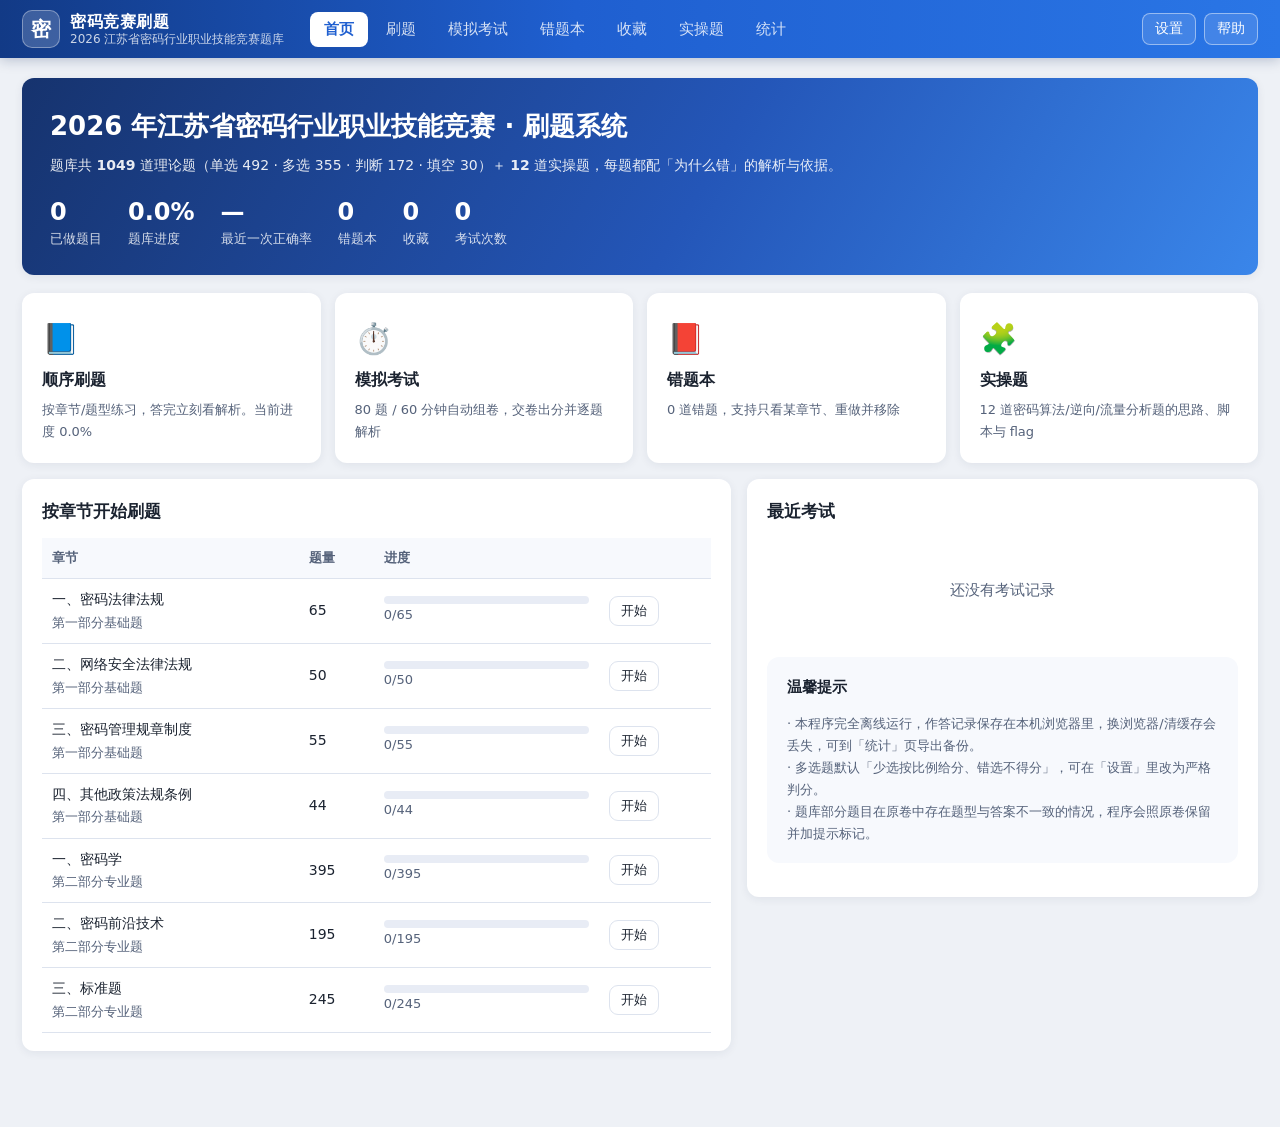
<file: index.html>
<!DOCTYPE html>
<html lang="zh-CN">
<head>
<meta charset="UTF-8">
<meta name="viewport" content="width=device-width, initial-scale=1">
<meta name="description" content="2026年江苏省密码行业职业技能竞赛题库刷题系统：理论题1049道 + 实操题12道，支持刷题、模拟考试（80题/60分钟）、错题本与逐题解析。">
<meta name="theme-color" content="#1f5fd0">
<title>密码竞赛刷题 · 2026年江苏省密码行业职业技能竞赛</title>
<link rel="icon" href="data/favicon.svg" type="image/svg+xml">
<link rel="stylesheet" href="css/app.css?v=0a83138">
</head>
<body>
<header class="topbar">
  <div class="brand" id="brandHome" title="回到首页">
    <span class="logo">密</span>
    <div class="brand-text">
      <strong>密码竞赛刷题</strong>
      <span>2026 江苏省密码行业职业技能竞赛题库</span>
    </div>
  </div>
  <nav class="tabs" id="tabs">
    <button data-view="home">首页</button>
    <button data-view="practice">刷题</button>
    <button data-view="exam">模拟考试</button>
    <button data-view="wrong">错题本</button>
    <button data-view="fav">收藏</button>
    <button data-view="practical">实操题</button>
    <button data-view="stats">统计</button>
  </nav>
  <div class="topbar-right">
    <button class="icon-btn" id="btnSettings" title="设置">设置</button>
    <button class="icon-btn" id="btnHelp" title="帮助">帮助</button>
  </div>
</header>

<main id="view"></main>

<div class="modal-mask" id="modalMask" hidden>
  <div class="modal" id="modalBox">
    <div class="modal-head"><h3 id="modalTitle">提示</h3><button class="icon-btn" id="modalClose">关闭</button></div>
    <div class="modal-body" id="modalBody"></div>
    <div class="modal-foot" id="modalFoot"></div>
  </div>
</div>

<div class="toast" id="toast" hidden></div>

<script src="data/bank.js"></script>
<script src="js/core.js"></script>
<script src="js/practice.js"></script>
<script src="js/exam.js"></script>
<script src="js/pages.js"></script>
<script src="js/app.js"></script>
</body>
</html>
</file>
<file: css/app.css>
/* 密码竞赛刷题 —— 桌面端优先样式 */
:root {
  --bg: #eef1f6;
  --card: #ffffff;
  --ink: #1b2330;
  --ink-2: #55627a;
  --line: #dde3ee;
  --brand: #1f5fd0;
  --brand-2: #2f7bf0;
  --ok: #14934a;
  --ok-bg: #e7f8ee;
  --bad: #d2372f;
  --bad-bg: #fdecea;
  --warn: #b8860b;
  --warn-bg: #fdf6e3;
  --shadow: 0 2px 10px rgba(24, 40, 72, .07);
  --radius: 12px;
}
* { box-sizing: border-box; }
html, body { margin: 0; padding: 0; }
body {
  background: var(--bg);
  color: var(--ink);
  font: 15px/1.7 "Microsoft YaHei", "PingFang SC", "Segoe UI", system-ui, sans-serif;
  min-height: 100vh;
}
button { font-family: inherit; cursor: pointer; }
h1, h2, h3, h4 { margin: 0; font-weight: 700; }
a { color: var(--brand); }

/* ---------- 顶栏 ---------- */
.topbar {
  position: sticky; top: 0; z-index: 30;
  display: flex; align-items: center; gap: 18px;
  padding: 10px 22px;
  background: linear-gradient(90deg, #123a86, #1f5fd0 45%, #2a76e6);
  color: #fff;
  box-shadow: 0 2px 12px rgba(15, 40, 90, .25);
}
.brand { display: flex; align-items: center; gap: 10px; cursor: pointer; user-select: none; }
.logo {
  display: grid; place-items: center;
  width: 38px; height: 38px; border-radius: 10px;
  background: rgba(255, 255, 255, .18);
  border: 1px solid rgba(255, 255, 255, .35);
  font-size: 20px; font-weight: 700;
}
.brand-text { display: flex; flex-direction: column; line-height: 1.25; }
.brand-text strong { font-size: 16px; letter-spacing: .5px; }
.brand-text span { font-size: 12px; opacity: .78; }
.tabs { display: flex; gap: 4px; margin-left: 8px; flex-wrap: wrap; }
.tabs button {
  border: 0; background: transparent; color: rgba(255, 255, 255, .82);
  padding: 8px 14px; border-radius: 8px; font-size: 14.5px;
}
.tabs button:hover { background: rgba(255, 255, 255, .14); color: #fff; }
.tabs button.active { background: #fff; color: var(--brand); font-weight: 700; }
.topbar-right { margin-left: auto; display: flex; gap: 8px; }
.icon-btn {
  border: 1px solid rgba(255, 255, 255, .45); background: rgba(255, 255, 255, .12);
  color: #fff; border-radius: 8px; padding: 6px 12px; font-size: 13.5px;
}
.icon-btn:hover { background: rgba(255, 255, 255, .24); }

/* ---------- 布局 ---------- */
main { max-width: 1280px; margin: 0 auto; padding: 20px 22px 60px; }
.card {
  background: var(--card); border-radius: var(--radius);
  box-shadow: var(--shadow); padding: 18px 20px; margin-bottom: 16px;
}
.card h2 { font-size: 17px; margin-bottom: 12px; }
.row { display: flex; gap: 16px; align-items: flex-start; }
.grid { display: grid; gap: 14px; }
.grid.c3 { grid-template-columns: repeat(3, minmax(0, 1fr)); }
.grid.c4 { grid-template-columns: repeat(4, minmax(0, 1fr)); }
.muted { color: var(--ink-2); font-size: 13px; }
.pill {
  display: inline-block; padding: 1px 9px; border-radius: 20px;
  background: #eef2fb; color: var(--brand); font-size: 12.5px; margin-right: 6px;
}
.pill.gray { background: #f0f1f5; color: var(--ink-2); }
.pill.ok { background: var(--ok-bg); color: var(--ok); }
.pill.bad { background: var(--bad-bg); color: var(--bad); }
.pill.warn { background: var(--warn-bg); color: var(--warn); }

/* ---------- 按钮 ---------- */
.btn {
  border: 1px solid var(--line); background: #fff; color: var(--ink);
  padding: 9px 16px; border-radius: 9px; font-size: 14.5px;
}
.btn:hover { border-color: var(--brand); color: var(--brand); }
.btn.primary { background: var(--brand); border-color: var(--brand); color: #fff; }
.btn.primary:hover { background: var(--brand-2); }
.btn.ghost { background: transparent; }
.btn.danger { color: var(--bad); border-color: #f3c9c6; }
.btn.danger:hover { background: var(--bad-bg); }
.btn.small { padding: 5px 11px; font-size: 13px; }
.btn:disabled { opacity: .5; cursor: not-allowed; }
.btn-row { display: flex; gap: 10px; flex-wrap: wrap; align-items: center; }

/* ---------- 首页 ---------- */
.hero {
  background: linear-gradient(120deg, #16336e, #2456b8 55%, #3a86ea);
  color: #fff; border-radius: var(--radius); padding: 26px 28px; margin-bottom: 18px;
  box-shadow: var(--shadow);
}
.hero h1 { font-size: 26px; margin-bottom: 6px; }
.hero p { margin: 4px 0 0; opacity: .9; font-size: 14px; }
.hero .hero-stats { display: flex; gap: 26px; margin-top: 18px; flex-wrap: wrap; }
.hero .hero-stats div { line-height: 1.35; }
.hero .hero-stats b { font-size: 24px; display: block; }
.hero .hero-stats span { font-size: 12.5px; opacity: .82; }
.mode-card {
  background: var(--card); border-radius: var(--radius); padding: 18px;
  box-shadow: var(--shadow); cursor: pointer; border: 2px solid transparent;
  transition: transform .12s, border-color .12s;
}
.mode-card:hover { transform: translateY(-2px); border-color: var(--brand); }
.mode-card h3 { font-size: 16px; margin-bottom: 6px; }
.mode-card .big { font-size: 30px; margin-bottom: 2px; }
.mode-card p { margin: 0; color: var(--ink-2); font-size: 13px; }
.progress-bar { height: 8px; border-radius: 6px; background: #e8ecf5; overflow: hidden; }
.progress-bar > i { display: block; height: 100%; background: linear-gradient(90deg, #2f7bf0, #35c07a); }

/* ---------- 刷题三栏 ---------- */
.practice-wrap { display: grid; grid-template-columns: 268px minmax(0, 1fr) 292px; gap: 16px; align-items: start; }
.side { position: sticky; top: 76px; max-height: calc(100vh - 100px); overflow: auto; }
.cat-list { list-style: none; margin: 0; padding: 0; }
.cat-list li { margin-bottom: 6px; }
.cat-list .cat-head {
  font-size: 13px; color: var(--ink-2); margin: 10px 0 6px; font-weight: 700;
}
.cat-item {
  display: flex; justify-content: space-between; align-items: center; gap: 8px;
  width: 100%; text-align: left; border: 1px solid var(--line); background: #fff;
  border-radius: 9px; padding: 7px 10px; font-size: 13.5px; color: var(--ink);
}
.cat-item:hover { border-color: var(--brand); }
.cat-item.active { background: #eaf1ff; border-color: var(--brand); color: var(--brand); font-weight: 700; }
.cat-item .n { color: var(--ink-2); font-size: 12.5px; }
.cat-item.active .n { color: var(--brand); }

.q-head { display: flex; align-items: center; gap: 10px; flex-wrap: wrap; margin-bottom: 10px; }
.q-stem { font-size: 17px; line-height: 1.85; white-space: pre-wrap; }
.q-type { font-size: 13px; color: var(--ink-2); }
.opts { list-style: none; margin: 16px 0 0; padding: 0; display: grid; gap: 10px; }
.opt {
  display: flex; gap: 12px; align-items: flex-start;
  border: 1px solid var(--line); border-radius: 10px; padding: 11px 14px;
  background: #fff; cursor: pointer; font-size: 15.5px; line-height: 1.7;
}
.opt:hover { border-color: var(--brand-2); background: #f7faff; }
.opt .key {
  flex: 0 0 26px; height: 26px; border-radius: 50%; display: grid; place-items: center;
  background: #eef1f8; font-weight: 700; font-size: 14px; color: var(--ink-2);
}
.opt.chosen { border-color: var(--brand); background: #f2f7ff; }
.opt.chosen .key { background: var(--brand); color: #fff; }
.opt.correct { border-color: var(--ok); background: var(--ok-bg); }
.opt.correct .key { background: var(--ok); color: #fff; }
.opt.wrong { border-color: var(--bad); background: var(--bad-bg); }
.opt.wrong .key { background: var(--bad); color: #fff; }
.opt.locked { cursor: default; }
.match-table { width: 100%; border-collapse: collapse; margin: 12px 0; font-size: 14.5px; }
.match-table td { border: 1px solid var(--line); padding: 7px 10px; }
.match-table td:first-child { width: 42%; background: #f8fafd; }
.blank-input {
  width: 100%; max-width: 420px; padding: 10px 12px; font-size: 15.5px;
  border: 1px solid var(--line); border-radius: 9px; font-family: inherit;
}
.blank-input:focus { outline: 2px solid #cfe0ff; border-color: var(--brand); }

.result { margin-top: 16px; border-radius: 10px; padding: 14px 16px; border: 1px solid var(--line); }
.result.ok { background: var(--ok-bg); border-color: #b9e6cd; }
.result.bad { background: var(--bad-bg); border-color: #f2c6c2; }
.result .r-title { font-weight: 700; margin-bottom: 8px; font-size: 15.5px; }
.result.ok .r-title { color: var(--ok); }
.result.bad .r-title { color: var(--bad); }
.exp-block { margin-top: 10px; }
.exp-block h4 { font-size: 13.5px; color: var(--ink-2); margin: 10px 0 3px; }
.exp-block p { margin: 0; white-space: pre-wrap; }

.q-foot { display: flex; gap: 10px; align-items: center; margin-top: 18px; flex-wrap: wrap; }
.spacer { flex: 1; }

/* 答题卡 */
.sheet { display: grid; grid-template-columns: repeat(8, minmax(0, 1fr)); gap: 6px; }
.sheet button {
  border: 1px solid var(--line); background: #fff; border-radius: 7px;
  padding: 5px 0; font-size: 12.5px; color: var(--ink-2);
}
.sheet button.done { background: var(--ok-bg); border-color: #b9e6cd; color: var(--ok); font-weight: 700; }
.sheet button.bad { background: var(--bad-bg); border-color: #f2c6c2; color: var(--bad); font-weight: 700; }
.sheet button.cur { outline: 2px solid var(--brand); color: var(--brand); font-weight: 700; }
.legend { display: flex; gap: 12px; font-size: 12.5px; color: var(--ink-2); margin-top: 10px; flex-wrap: wrap; }
.legend i { display: inline-block; width: 10px; height: 10px; border-radius: 3px; margin-right: 4px; }

.kbd {
  display: inline-block; padding: 1px 6px; border: 1px solid var(--line); border-bottom-width: 2px;
  border-radius: 5px; font-size: 12px; color: var(--ink-2); background: #fafbfe;
}

/* hidden 属性优先于 display 声明，避免弹窗/提示默认显示 */
[hidden] { display: none !important; }

/* ---------- 考试 ---------- */
.exam-top {
  position: sticky; top: 62px; z-index: 20;
  display: flex; align-items: center; gap: 18px; flex-wrap: wrap;
  background: var(--card); border-radius: var(--radius); box-shadow: var(--shadow);
  padding: 12px 18px; margin-bottom: 16px;
}
.timer { font-size: 22px; font-weight: 700; font-variant-numeric: tabular-nums; }
.timer.danger { color: var(--bad); }
.exam-wrap { display: grid; grid-template-columns: minmax(0, 1fr) 320px; gap: 16px; align-items: start; }
.exam-sheet { display: grid; grid-template-columns: repeat(6, minmax(0, 1fr)); gap: 6px; }

/* ---------- 表格 ---------- */
table.tbl { width: 100%; border-collapse: collapse; font-size: 14px; }
table.tbl th, table.tbl td { border-bottom: 1px solid var(--line); padding: 9px 10px; text-align: left; }
table.tbl th { background: #f7f9fd; color: var(--ink-2); font-weight: 700; font-size: 13px; }
table.tbl tr:hover td { background: #fafbff; }
.num { font-variant-numeric: tabular-nums; }

/* ---------- 实操题 ---------- */
.prac-list { list-style: none; margin: 0; padding: 0; display: grid; gap: 8px; }
.prac-list button {
  width: 100%; text-align: left; border: 1px solid var(--line); border-radius: 9px;
  background: #fff; padding: 9px 12px; font-size: 14.5px;
}
.prac-list button.active, .prac-list button:hover { border-color: var(--brand); color: var(--brand); }
pre.code {
  background: #0f172a; color: #e6edf7; padding: 14px 16px; border-radius: 10px;
  overflow: auto; font: 13.5px/1.65 Consolas, "Cascadia Mono", monospace; margin: 8px 0 0;
  max-height: 620px;
}
.flag-box {
  font-family: Consolas, monospace; background: #10233f; color: #7fe0a6;
  padding: 12px 14px; border-radius: 9px; word-break: break-all; font-size: 14.5px;
}

/* ---------- 弹窗 / 提示 ---------- */
.modal-mask { position: fixed; inset: 0; background: rgba(14, 22, 40, .45); z-index: 60; display: grid; place-items: center; }
.modal { background: #fff; border-radius: 14px; width: min(720px, 92vw); max-height: 86vh; display: flex; flex-direction: column; box-shadow: 0 18px 50px rgba(12, 24, 50, .3); }
.modal-head { display: flex; align-items: center; justify-content: space-between; padding: 14px 18px; border-bottom: 1px solid var(--line); }
.modal-head .icon-btn { color: var(--ink-2); border-color: var(--line); background: #fff; }
.modal-body { padding: 16px 18px; overflow: auto; }
.modal-foot { padding: 12px 18px; border-top: 1px solid var(--line); display: flex; gap: 10px; justify-content: flex-end; }
.toast {
  position: fixed; left: 50%; bottom: 40px; transform: translateX(-50%);
  background: #1b2330; color: #fff; padding: 10px 18px; border-radius: 9px;
  z-index: 80; font-size: 14px; box-shadow: 0 8px 24px rgba(0, 0, 0, .28);
}
.setting-row { display: flex; align-items: center; justify-content: space-between; gap: 16px; padding: 10px 0; border-bottom: 1px dashed var(--line); }
.setting-row:last-child { border-bottom: 0; }
.setting-row label { font-size: 14.5px; }
.setting-row .tip { display: block; color: var(--ink-2); font-size: 12.5px; }
select, input[type=number], input[type=text] {
  font-family: inherit; font-size: 14px; padding: 6px 9px;
  border: 1px solid var(--line); border-radius: 8px; background: #fff;
}
.empty { text-align: center; color: var(--ink-2); padding: 40px 10px; }
.score-big { font-size: 46px; font-weight: 800; line-height: 1.1; }

/* ---------- 平板与手机 ---------- */
@media (max-width: 900px) {
  .topbar { gap: 10px; padding: 10px 16px; flex-wrap: wrap; }
  .tabs { order: 3; width: 100%; margin: 0; flex-wrap: nowrap; overflow-x: auto; padding-bottom: 2px; }
  .tabs button { flex: 0 0 auto; white-space: nowrap; }
  .practice-wrap { grid-template-columns: 220px minmax(0, 1fr); }
  .practice-wrap > .side:last-child { grid-column: 1 / -1; }
  .exam-wrap { grid-template-columns: minmax(0, 1fr) 260px; }
  .grid.c4 { grid-template-columns: repeat(2, minmax(0, 1fr)); }
}

@media (max-width: 640px) {
  body { font-size: 14px; line-height: 1.6; }
  .topbar { display: grid; grid-template-columns: minmax(0, 1fr) auto; padding: 8px 12px 6px; }
  .brand { min-width: 0; gap: 8px; }
  .logo { width: 32px; height: 32px; border-radius: 8px; font-size: 17px; }
  .brand-text strong { font-size: 15px; white-space: nowrap; }
  .brand-text span { display: none; }
  .topbar-right { gap: 6px; }
  .icon-btn { padding: 5px 8px; font-size: 13px; }
  .tabs { grid-column: 1 / -1; gap: 5px; padding: 4px 0 3px; scrollbar-width: thin; }
  .tabs button { padding: 6px 10px; font-size: 13px; }

  main { padding: 12px 10px 36px; }
  .card { padding: 14px 12px; margin-bottom: 12px; border-radius: 10px; }
  .card h2 { font-size: 16px; }
  .row, .practice-wrap, .exam-wrap { display: flex; flex-direction: column; gap: 12px; }
  .grid { gap: 10px; }
  .grid.c3, .grid.c4 { grid-template-columns: repeat(2, minmax(0, 1fr)); }

  .hero { padding: 20px 16px; margin-bottom: 12px; border-radius: 10px; }
  .hero h1 { font-size: 21px; line-height: 1.4; }
  .hero p { font-size: 13px; }
  .hero .hero-stats { display: grid; grid-template-columns: repeat(3, 1fr); gap: 14px 8px; margin-top: 15px; }
  .hero .hero-stats b { font-size: 21px; }
  .hero .hero-stats span { font-size: 11px; }
  .mode-card { padding: 14px; }
  .mode-card .big { font-size: 25px; }

  .side { position: static; max-height: none; width: 100%; overflow: visible; }
  .practice-wrap > .side:last-child { display: contents; }
  .cat-item { min-height: 40px; padding: 8px 10px; }
  .q-head { gap: 6px; align-items: center; }
  .q-head .spacer { display: none; }
  .q-type { width: 100%; font-size: 12px; }
  .q-stem { font-size: 16px; line-height: 1.75; overflow-wrap: anywhere; }
  .opts { gap: 8px; margin-top: 12px; }
  .opt { gap: 10px; padding: 10px; font-size: 15px; line-height: 1.6; }
  .opt .key { flex-basis: 24px; width: 24px; height: 24px; }
  .match-table { font-size: 13px; }
  .match-table td { padding: 6px 7px; overflow-wrap: anywhere; }
  .blank-input { font-size: 16px; }
  .q-foot { gap: 8px; margin-top: 14px; }
  .q-foot .spacer, .q-foot .muted { display: none; }
  .q-foot .btn { flex: 1 1 calc(50% - 4px); min-height: 42px; padding: 8px; }
  .btn { min-height: 40px; padding: 8px 13px; }
  .btn.small { min-height: 34px; padding: 5px 9px; }
  .btn-row { gap: 8px; }
  .btn-row .btn { flex: 1 1 auto; }

  .sheet { grid-template-columns: repeat(8, minmax(0, 1fr)); }
  .sheet button { min-height: 34px; padding: 4px 0; }
  .exam-sheet { grid-template-columns: repeat(8, minmax(0, 1fr)); }
  .exam-top { position: static; gap: 8px; padding: 10px 12px; margin-bottom: 12px; }
  .exam-top .spacer { display: none; }
  .timer { font-size: 19px; }

  table.tbl { font-size: 12px; }
  table.tbl th, table.tbl td { padding: 7px 5px; overflow-wrap: anywhere; }
  .progress-bar { min-width: 54px; }
  pre.code { padding: 12px; font-size: 12px; max-height: 440px; }
  .flag-box { font-size: 13px; }

  .modal-mask { align-items: end; }
  .modal { width: 100%; max-height: 88vh; border-radius: 14px 14px 0 0; }
  .modal-head, .modal-body, .modal-foot { padding-left: 14px; padding-right: 14px; }
  .modal-foot .btn { flex: 1 1 auto; }
  .setting-row { align-items: flex-start; flex-direction: column; gap: 7px; }
  .toast { bottom: 18px; width: calc(100% - 24px); text-align: center; }
  .score-big { font-size: 40px; }
}

@media (max-width: 380px) {
  .grid.c3, .grid.c4 { grid-template-columns: 1fr; }
  .hero .hero-stats { grid-template-columns: repeat(2, 1fr); }
  .topbar-right .icon-btn { padding: 5px 6px; }
}
</file>
